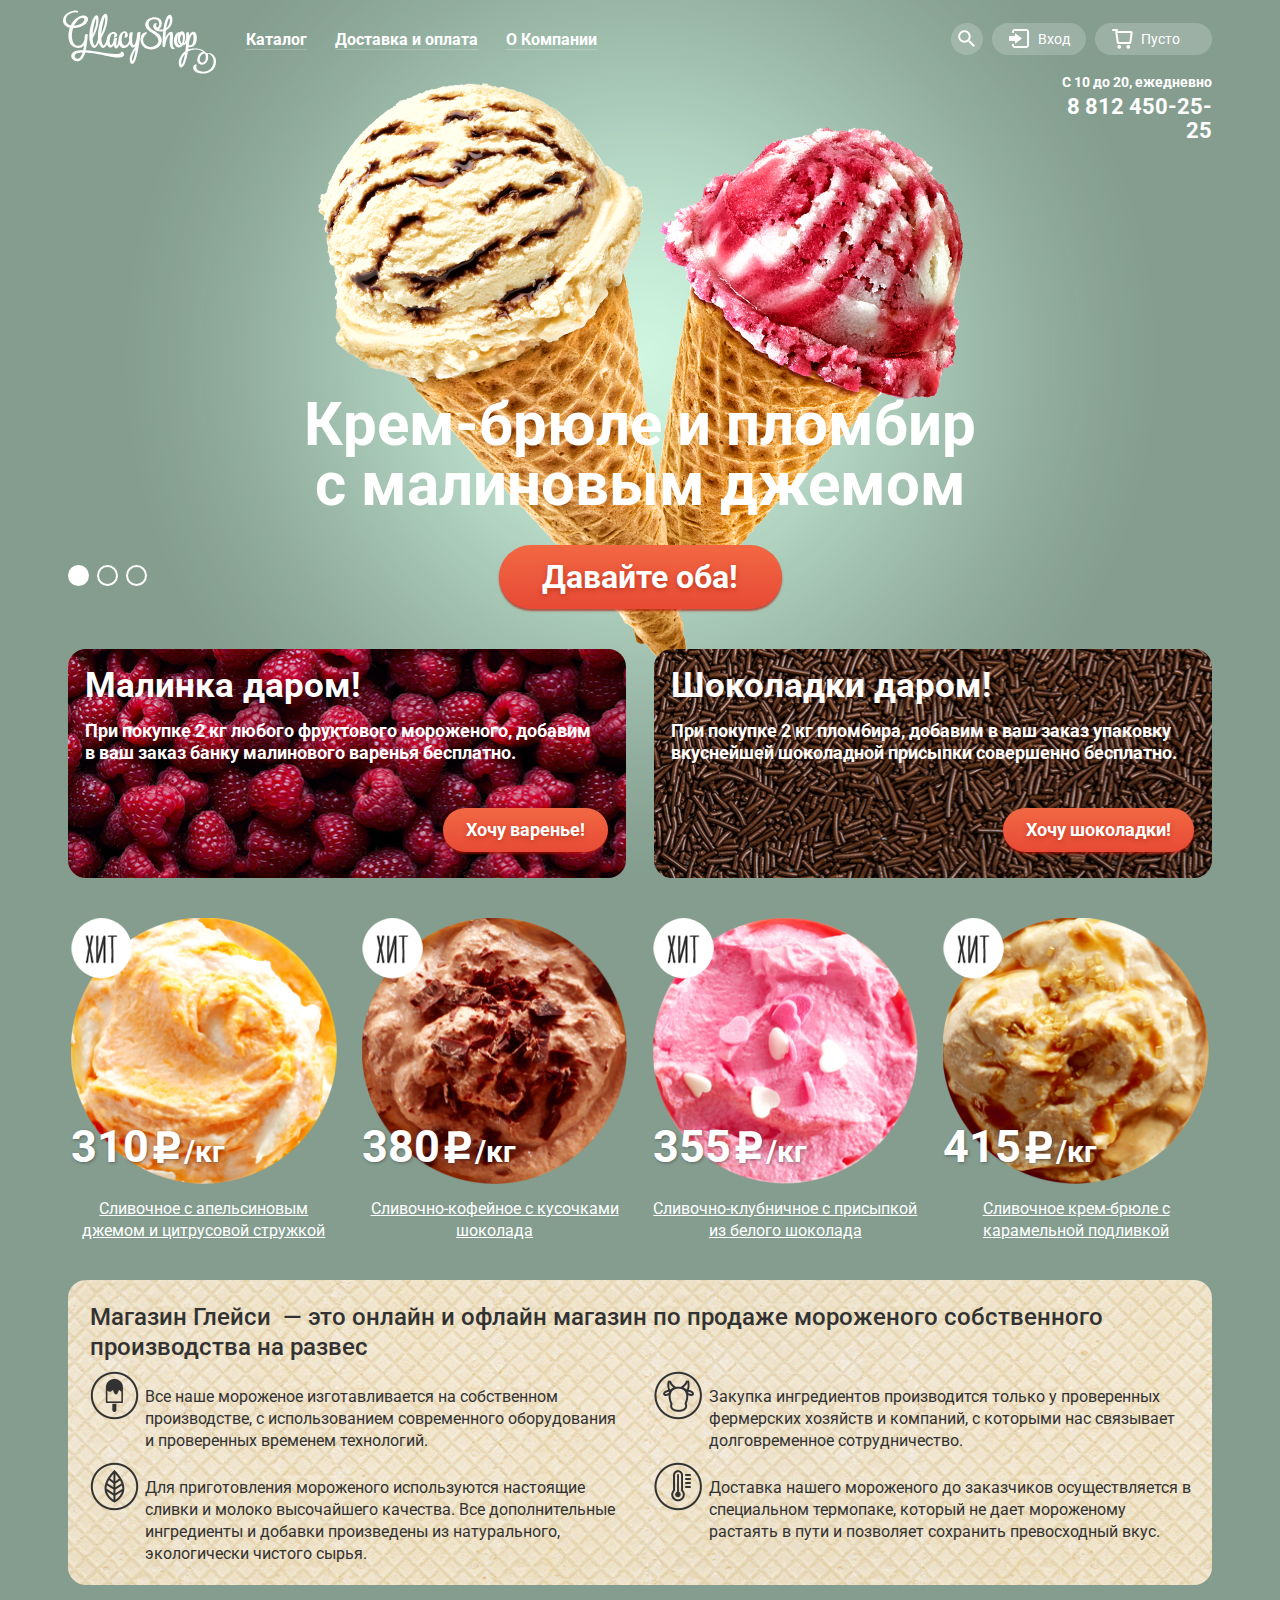
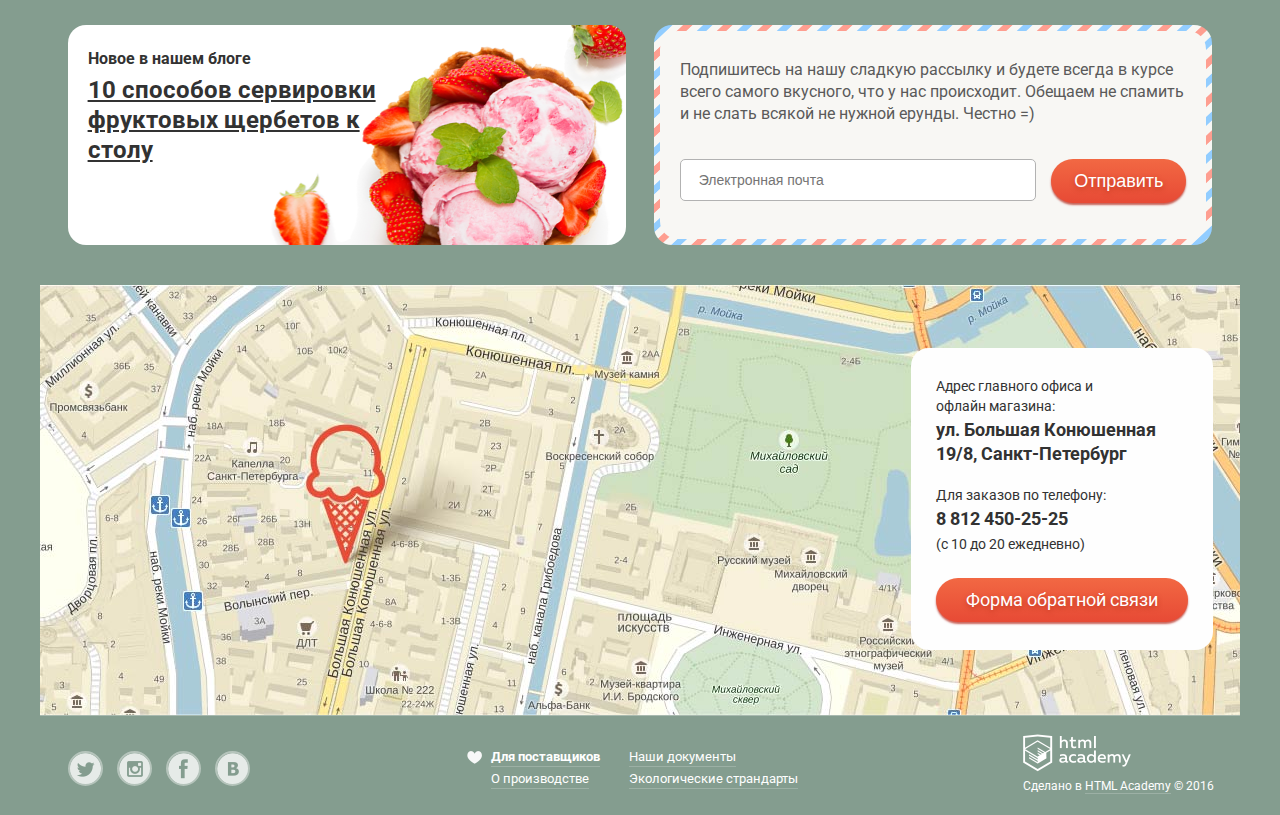
<file: index.html>
<!DOCTYPE html>
<html lang="ru">
  <head>
    <meta charset="utf-8">
    <title>Глейси</title>
    <link href="https://fonts.googleapis.com/css?family=Roboto:400,500,700&amp;subset=cyrillic,latin-ext" rel="stylesheet">
    <link href="css/normalize.css" rel="stylesheet">
    <link href="css/style.min.css" rel="stylesheet">
  </head>
  <body>
    <input type="radio" name="carusel-input" id="carusel-slide1" checked>
    <input type="radio" name="carusel-input" id="carusel-slide2">
    <input type="radio" name="carusel-input" id="carusel-slide3">
    <div class="site-wrapper">
      <div class="content-container">
        <header class="main-header">
          <div class="container clearfix">
            <div class="main-logo">
              <img src="img/logo.svg" alt="Глейси" width="153" height="64">
            </div>
            <nav class="main-navigation">
              <ul class="mainmenu">
                <li class="mainmenu-item">
                  <a href="#">Каталог</a>
                  <ul class="submenu">
                    <li class="submenu-item news">
                      <a href="#">Новинки</a>
                    </li>
                    <li class="submenu-item">
                      <a href="catalog.html">Сливочное</a>
                    </li>
                    <li class="submenu-item">
                      <a href="#">Щербеты</a>
                    </li>
                    <li class="submenu-item">
                      <a href="#">Фруктовый лед</a>
                    </li>
                    <li class="submenu-item">
                      <a href="#">Мелорин</a>
                    </li>
                  </ul>
                </li>
                <li class="mainmenu-item">
                  <a href="#">Доставка и оплата</a>
                </li>
                <li class="mainmenu-item">
                  <a href="#">О Компании</a>
                </li>
              </ul>
            </nav>
            <div class="user-block">
              <div class="user-search-block">
                <a class="header-button search" href="#">Поиск</a>
                <div class="search-block forms">
                  <div class="block-input">
                    <form action="serach.html" method="get">
                      <input type="search" placeholder="Что ищем?" name="search-input" id="search-input" required>
                      <label for="search-input">Что ищем?</label>
                    </form>
                  </div>
                </div>
              </div>
              <div class="user-login-block">
                <a class="header-button login" href="/enter">Вход</a>
                <div class="sign-block forms">
                  <form action="https://echo.htmlacademy.ru" method="post">
                    <div class="block-input">
                      <input type="email" name="sing-email-input" id="sing-email-input" placeholder="Электронная почта" required>
                      <label for="sing-email-input">Электронная почта</label>
                    </div>
                    <div class="block-input">
                      <input type="password" name="sign-password-input" id="sign-password-input" placeholder="Пароль" required>
                      <label for="sign-password-input">Пароль</label>
                    </div>
                    <div class="forms-wrapper">
                      <button class="btn" type="submit">Войти</button>
                      <div class="sign-block-links">
                        <a class="sign-block-link" href="#">Забыли пароль?</a>
                        <a class="sign-block-link" href="#">Новая регистрация</a>
                      </div>
                    </div>
                  </form>
                </div>
              </div>
              <div class="user-cart-block cart-empty">
                <a class="header-button cart" href="#">Пусто</a>
              </div>
            </div>      
          </div>
        </header>
    
        <main>
          <div class="container">
            <div class="main-info">
              С 10 до 20, ежедневно <span>8 812 450-25-25</span>
            </div>
            <div class="carusel">
              <div class="carusel-item slide1">
                <div class="carusel-item-promo">Крем-брюле и пломбир с малиновым джемом</div>
                <a class="btn" href="#">Давайте оба!</a>
              </div>
              <div class="carusel-item slide2">
                <div class="carusel-item-promo">Шоколадный пломбир и лимонный сорбет</div>
                <a class="btn" href="#">Давайте оба!</a>
              </div>
              <div class="carusel-item slide3">
                <div class="carusel-item-promo">Пломбир с помадкой и клубничный щербет</div>
                <a class="btn" href="#">Давайте оба!</a>
              </div>
              <div class="slider-controls">
                <label for="carusel-slide1"></label>
                <label for="carusel-slide2"></label>
                <label for="carusel-slide3"></label>
              </div>
            </div>
            <div class="banners clearfix">
              <article class="banners-container raspberry">
                <h2 class="banners-header">Малинка даром!</h2>
                <p class="banners-description">При покупке 2 кг любого фруктового мороженого, добавим в ваш заказ банку малинового варенья бесплатно.</p>
                <a class="btn" href="#">Хочу варенье!</a>
              </article>
              <article class="banners-container chocolate">
                <h2 class="banners-header">Шоколадки даром!</h2>
                <p class="banners-description">При покупке 2 кг пломбира, добавим в ваш заказ упаковку вкуснейшей шоколадной присыпки совершенно бесплатно.</p>
                <a class="btn" href="#">Хочу шоколадки!</a>
              </article>
            </div>     
          
            <div class="catalog index">
              <article class="catalog-item">
                <div class="catalog-item-image">
                  <img src="img/catalog_1_1.png" alt="Сливочное с апельсиновым джемом и цитрусовой стружкой" width="267" height="267">            
                  <div class="catalog-item-price"><span>310</span><span class="units">/кг</span></div>
                </div>
                <h2 class="catalog-item-description">Сливочное с апельсиновым джемом и цитрусовой стружкой</h2>
                <div class="catalog-overlay"><div><a class="btn" href="#">Быстрый просмотр</a></div></div>
              </article>
              <article class="catalog-item">
                <div class="catalog-item-image">
                  <img src="img/catalog_1_2.png" alt="Сливочно-кофейное с кусочками шоколада" width="267" height="267">
                  <div class="catalog-item-price"><span>380</span><span class="units">/кг</span></div>
                </div>
                <h2 class="catalog-item-description">Сливочно-кофейное с кусочками шоколада</h2>
                <div class="catalog-overlay"><div><a class="btn" href="#">Быстрый просмотр</a></div></div>
              </article>
              <article class="catalog-item">
                <div class="catalog-item-image">
                  <img src="img/catalog_1_3.png" alt="Сливочно-клубничное с присыпкой из белого шоколада" width="267" height="267">
                  <div class="catalog-item-price"><span>355</span><span class="units">/кг</span></div>
                </div>
                <h2 class="catalog-item-description">Сливочно-клубничное с присыпкой из белого шоколада</h2>
                <div class="catalog-overlay"><div><a class="btn" href="#">Быстрый просмотр</a></div></div>
              </article>
              <article class="catalog-item">
                <div class="catalog-item-image">
                  <img src="img/catalog_1_4.png" alt="Сливочное крем-брюле с карамельной подливкой" width="267" height="267">
                  <div class="catalog-item-price"><span>415</span><span class="units">/кг</span></div>
                </div>
                <h2 class="catalog-item-description">Сливочное крем-брюле с карамельной подливкой</h2>
                <div class="catalog-overlay"><div><a class="btn" href="#">Быстрый просмотр</a></div></div>
              </article>
            </div>
           
            <div class="features">
              <div class="features-header">Магазин Глейси &nbsp;— это онлайн и офлайн магазин по продаже мороженого собственного производства на развес</div>
              <div class="features-container clearfix">
                <div class="features-item icecream">
                  Все наше мороженое изготавливается на собственном производстве, с использованием современного оборудования и проверенных временем технологий.
                </div>
                <div class="features-item cow">
                  Закупка ингредиентов  производится только у проверенных фермерских хозяйств и компаний, с которыми нас связывает долговременное сотрудничество.
                </div>
              </div>
              <div class="features-container clearfix">
                <div class="features-item leaf">
                  Для приготовления мороженого используются настоящие сливки и молоко высочайшего качества. Все дополнительные ингредиенты и добавки произведены из натурального, экологически чистого сырья.
                </div>
                <div class="features-item therm">
                  Доставка нашего мороженого до заказчиков осуществляется в специальном термопаке, который не дает мороженому растаять в пути и позволяет сохранить превосходный вкус.
                </div>   
              </div>
            </div>
          
            <div class="blog clearfix">
              <div class="blog-news">
                <div class="blog-news-header">Новое в нашем блоге</div>
                <a class="blog-news-article-header" href="#">10  способов сервировки фруктовых щербетов к столу</a>
              </div>
              <div class="blog-subscribe-bg">
                <div class="blog-subscribe">
                  <p class="blog-subscribe-description">Подпишитесь на нашу сладкую рассылку и будете всегда в курсе всего самого вкусного, что у нас происходит. Обещаем не спамить и не слать всякой не нужной ерунды. Честно =) </p>
                  <form name="subscribe" method="post" action="subscribe.html">
                    <button type="submit" class="btn">Отправить</button>
                    <div class=" subscribe-email">
                      <div class="block-input">
                        <input type="email" name="email" id="email" placeholder="Электронная почта" value="" class="input-text" required>
                        <label for="email">Электронная почта</label>
                      </div>
                    </div>
                  </form>
                </div>
              </div>
            </div>
            <div class="feedback forms">
              <button class="modal-close-btn" type="button" title="Закрыть">Закрыть</button>
              <div class="feedback-header">Мы обязательно вам ответим!</div>
              <form name="feedback" action="https://echo.htmlacademy.ru" method="post">
                <div class="block-input">
                  <input type="text" name="username" id="username" placeholder="Как вас зовут?" required>
                  <label for="username">Как вас зовут?</label>
                </div>
                <div class="block-input">
                  <input type="email" name="useremail" id="useremail" placeholder="Ваша почта для ответа?" required>
                  <label for="useremail">Ваша почта для ответа?</label>
                </div>
                <div class="block-input">
                  <textarea name="usermessage" id="usermessage" cols="20" rows="6" placeholder="Напишите что-нибудь..." required></textarea>
                  <label for="usermessage">Напишите что-нибудь...</label>                
                </div>
                <div class="feedback-button">
                  <button class="btn" type="submit">Отправить</button>
                </div>
              </form>
            </div>
          </div>
        </main>
      </div>
              
      <div class="content-container location">
        <div class="location-address">
          <span>Адрес главного офиса и офлайн магазина:</span>
          <b>ул. Большая Конюшенная 19/8, Санкт-Петербург</b>
          <span class="tel">Для заказов по телефону:</span>
          <b>8 812 450-25-25</b>
          <span>(с 10 до 20 ежедневно)</span>
          <a class="feedback-show btn" href="/feedback">Форма обратной связи</a>
        </div>
      </div>
      <div class="map" id="map"></div>        
        
      <div class="content-container"> 
        <footer>
          <div class="container footer clearfix">
            <div class="footer-wrapper left-column">
              <a class="social-btn social-btn-tw" href="#">Твиттер</a>
              <a class="social-btn social-btn-inst" href="#">Инстаграм</a>
              <a class="social-btn social-btn-fb" href="#">Фейсбук</a>
              <a class="social-btn social-btn-vk" href="#">Вконтакте</a>
            </div>
            <div class="footer-wrapper center-column">
              <div class="footer-info">
                <ul class="footer-info-list">
                  <li class="favorite">
                    <a href="#">Для поставщиков</a>
                  </li>
                  <li>
                    <a href="#">О производстве</a>
                  </li>
                </ul>
                <ul class="footer-info-list">
                  <li>
                    <a href="#">Наши документы</a>
                  </li>
                  <li>
                    <a href="#">Экологические страндарты</a>
                  </li>
                </ul>
              </div>
            </div>
            <div class="footer-wrapper">
              <div class="footer-copyright">
                <img class="copyright-logo" src="img/htmlacademy_logo.png" alt="HTML Academy" width="108" height="38">
                <p>Сделано в <a href="https://htmlacademy.ru">HTML Academy</a> &#169; 2016</p>               
              </div>
            </div>
          </div>
        </footer>
      </div>
    </div>
    <div class="modal-overlay"></div>
    <script src="https://api-maps.yandex.ru/2.1/?lang=ru_RU" type="text/javascript"></script>
    <script src="js/script.min.js" type="text/javascript"></script>
  </body>
</html>
</file>
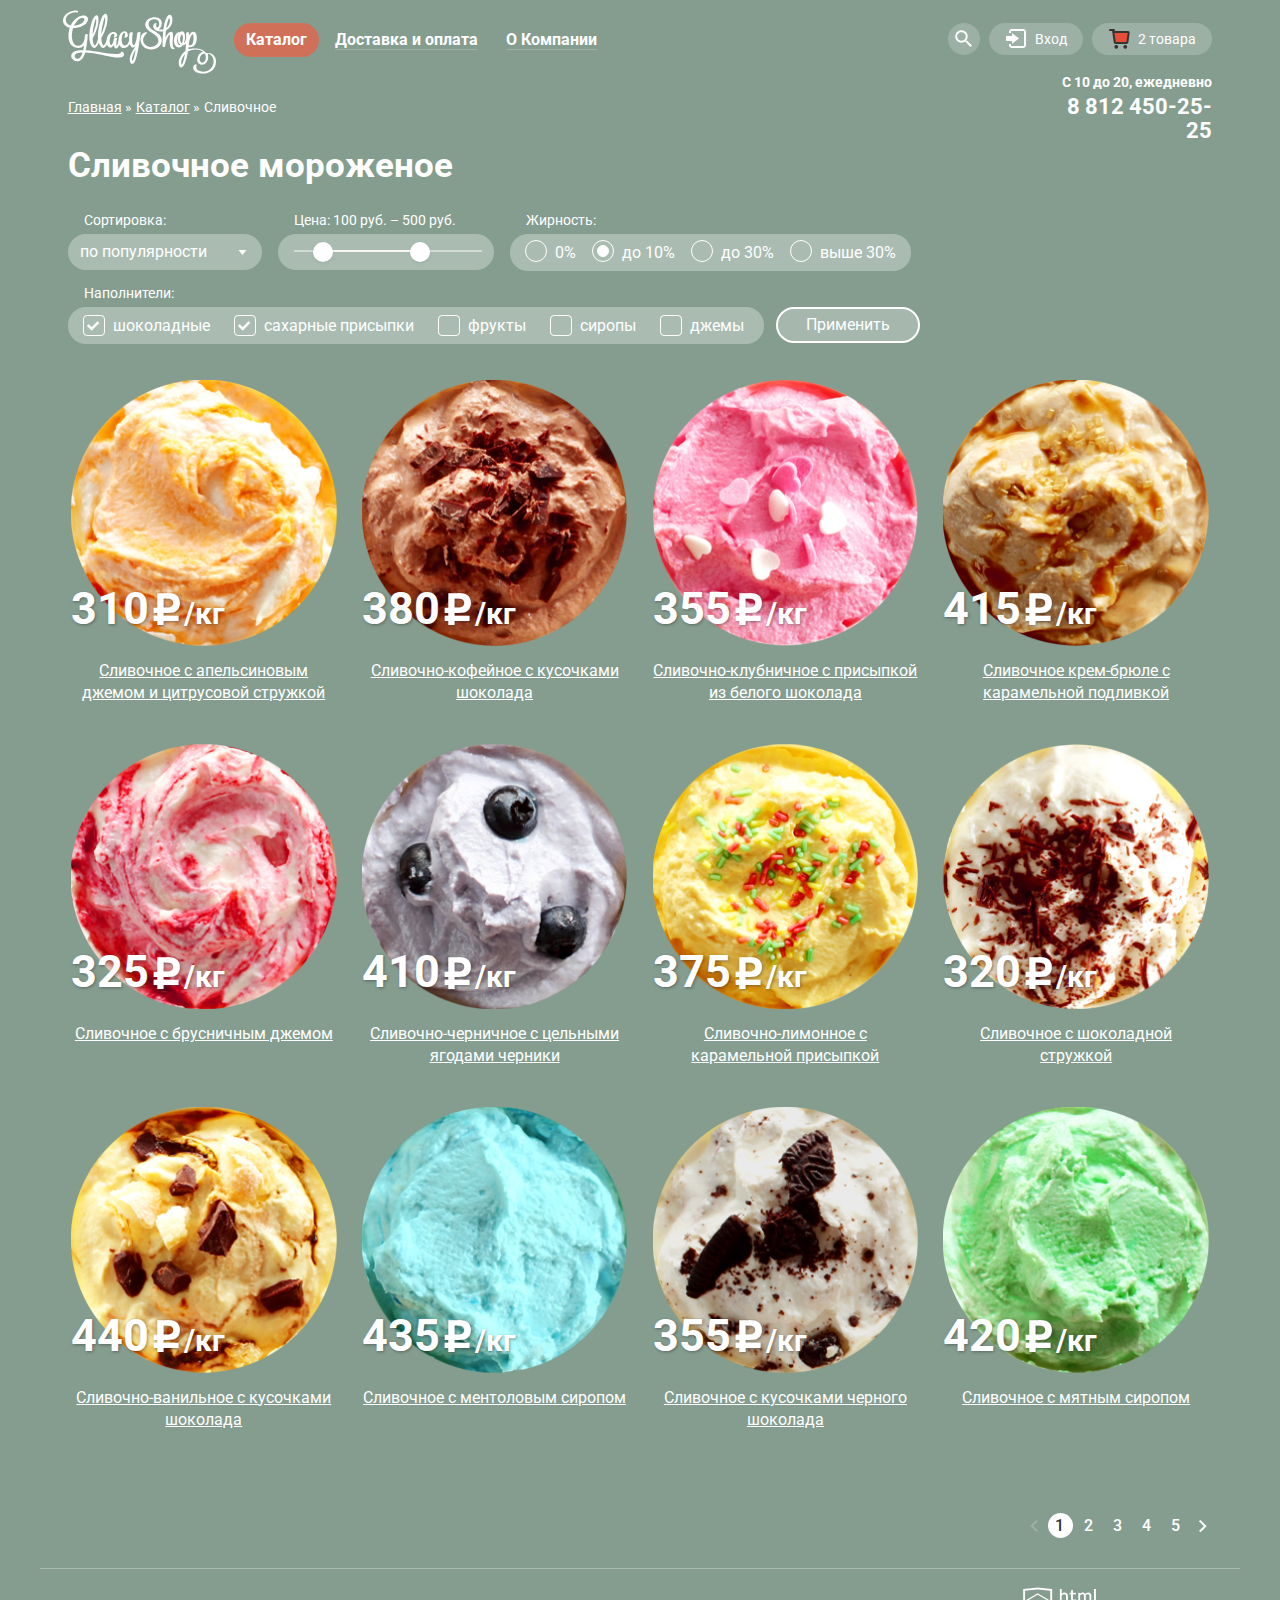
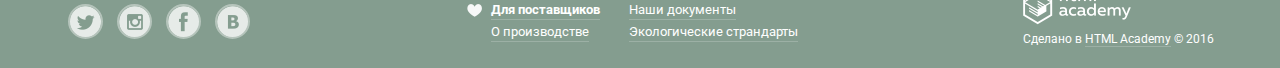
<file: catalog.html>
<!DOCTYPE html>
<html lang="ru">
  <head>
    <meta charset="utf-8">
    <title>Глейси - Каталог - Сливочное</title>
    <link href="https://fonts.googleapis.com/css?family=Roboto:400,500,700&amp;subset=cyrillic,latin-ext" rel="stylesheet">
    <link href="css/normalize.css" rel="stylesheet">
    <link href="css/style.min.css" rel="stylesheet">
  </head>
  <body>
  	<div class="content-container">
      <header class="main-header">
        <div class="container clearfix">
          <div class="main-logo">
            <a href="index.html"><img src="img/logo.svg" alt="Глейси" width="153" height="64"></a>
          </div>
          <nav class="main-navigation">
            <ul class="mainmenu">
              <li class="mainmenu-item">
                <a class="active" href="#">Каталог</a>
                <ul class="submenu">
                  <li class="submenu-item news">
                    <a href="#">Новинки</a>
                  </li>
                  <li class="submenu-item">
                    <a class="active" href="catalog.html">Сливочное</a>
                  </li>
                  <li class="submenu-item">
                    <a href="#">Щербеты</a>
                  </li>
                  <li class="submenu-item">
                    <a href="#">Фруктовый лед</a>
                  </li>
                  <li class="submenu-item">
                    <a href="#">Мелорин</a>
                  </li>
                </ul>
              </li>
              <li class="mainmenu-item">
                <a href="#">Доставка и оплата</a>
              </li>
              <li class="mainmenu-item">
                <a href="#">О Компании</a>
              </li>
            </ul>
          </nav>
          <div class="user-block">
            <div class="user-search-block">
              <a class="header-button search" href="#">Поиск</a>
              <div class="search-block forms">
                <div class="block-input">
                  <form action="serach.html" method="get">
                    <input type="search" placeholder="Что ищем?" name="search-input" id="search-input" required>
                    <label for="search-input">Что ищем?</label>
                  </form>
                </div>
              </div>
            </div>
            <div class="user-login-block">
              <a class="header-button login" href="/enter">Вход</a>
              <div class="sign-block forms">
                <form action="https://echo.htmlacademy.ru" method="post">
                  <div class="block-input">
                    <input type="email" name="sing-email-input" id="sing-email-input" placeholder="Электронная почта" required>
                    <label for="sing-email-input">Электронная почта</label>
                  </div>
                  <div class="block-input">
                    <input type="password" name="sign-password-input" id="sign-password-input" placeholder="Пароль" required>
                    <label for="sign-password-input">Пароль</label>
                  </div>
                  <div class="forms-wrapper">
                    <button class="btn" type="submit">Войти</button>
                    <div class="sign-block-links">
                      <a class="sign-block-link" href="#">Забыли пароль?</a>
                      <a class="sign-block-link" href="#">Новая регистрация</a>
                    </div>
                  </div>
                </form>
              </div>
            </div>
            <div class="user-cart-block">
              <a class="header-button cart-full" href="#">2 товара</a>
              <div class="cart-block forms">
                <table class="user-cart">
                  <tr>
                    <td>
                      <button class="del-btn" type="button" title="Удалить">Удалить</button>
                      <img src="img/catalog_1_1.png" alt="Пломбир с апельсиновым джемом" width="267" height="267">
                      <div class="cart-item-name">Пломбир с апельсиновым джемом</div>
                    </td>
                    <td>1,5 кг х <span class="cart-item-price">200 руб.</span></td>
                    <td>300 руб.</td>
                  </tr>
                  <tr>
                    <td>
                      <button class="del-btn" type="button" title="Удалить">Удалить</button>
                      <img src="img/catalog_1_3.png" alt="Клубничный пломбир с присыпкой из белого шоколада" width="267" height="267">
                      <div class="cart-item-name">Клубничный пломбир с присыпкой из белого шоколада</div>
                    </td>
                    <td>1,5 кг х <span class="cart-item-price">300 руб.</span></td>
                    <td>450 руб.</td>
                  </tr>
                  <tr>
                    <td colspan="3" class="total">Итого: 750 руб.</td>
                  </tr>
                </table>
                <a class="btn" href="cart.html">Оформить заказ</a>
              </div>
            </div>
          </div>         
        </div>
      </header>
      
      <main>  
        <div class="container clearfix">
          <div class="page-header-container clearfix">
            <div class="main-info">
              С 10 до 20, ежедневно <span>8 812 450-25-25</span>
            </div>
            <ul class="breadcrumb">
              <li class="breadcrumb-item">
                <a href="index.html">Главная</a>
              </li>
              <li class="breadcrumb-item">
                <a href="#">Каталог</a>
              </li>
              <li class="breadcrumb-item">
                Сливочное
              </li>
            </ul>
          </div>
          <h1 class="page-header">Сливочное мороженое</h1>
          <div class="filters">
            <form name="catalogfilters" action="https://echo.htmlacademy.ru" method="post">
              <div class="filters-group">
                <div class="filters-item sort">
                  <div class="filters-item-header">Сортировка:</div>
                  <select id="sortlist" name="sortlist">
                    <option value="bypopular" selected>по популярности</option>
                    <option value="bylowprice">сначала недорогие</option>
                    <option value="byhighprice">сначала дорогие</option>
                    <option value="byfats">по жирности</option>
                  </select>
                </div>
                <div class="filters-item price">
                  <div class="filters-item-header">Цена: 100 руб. – 500 руб.</div>
                  <div class="filters-item-slider">
                    <div class="slider"></div>
                    <div class="slider range"></div>
                    <div class="toggle left"></div>
                    <div class="toggle right"></div>
                  </div>
                </div>
                <div class="filters-item fats">
                  <div class="filters-item-header">Жирность:</div>
                  <div class="filters-item-group">
                    <div class="filter-item-radio">
                      <input type="radio" name="fats" id="fat-0" value="0">
                      <label for="fat-0">0%</label>
                    </div>
                    <div class="filter-item-radio">
                      <input type="radio" name="fats" id="fat-10" value="10" checked>
                      <label for="fat-10">до 10%</label>
                    </div>
                    <div class="filter-item-radio">
                      <input type="radio" name="fats" id="fat-30" value="30">
                      <label for="fat-30">до 30%</label>
                    </div>
                    <div class="filter-item-radio">
                      <input type="radio" name="fats" id="fat-more" value="100">
                      <label for="fat-more">выше 30%</label>
                    </div>
                  </div>
                </div>
              </div> 
              <div class="filters-group">
                <div class="filters-item">
                  <div class="filters-item-header">Наполнители:</div>
                  <div class="filters-item-group">
                    <div class="filter-item-checkbox">
                      <input type="checkbox" name="filter-chocolate" id="filter-chocolate" value="chocolate" checked>
                      <label for="filter-chocolate">шоколадные</label>
                    </div>
                    <div class="filter-item-checkbox">
                      <input type="checkbox" name="filter-sugar" id="filter-sugar" value="sugar" checked>
                      <label for="filter-sugar">сахарные присыпки</label>
                    </div>
                    <div class="filter-item-checkbox">
                      <input type="checkbox" name="filter-fruits" id="filter-fruits" value="fruits">
                      <label for="filter-fruits">фрукты</label>
                    </div>
                    <div class="filter-item-checkbox">
                      <input type="checkbox" name="filter-syrup" id="filter-syrup" value="syrup">
                      <label for="filter-syrup">сиропы</label>
                    </div>
                    <div class="filter-item-checkbox">
                      <input type="checkbox" name="filter-jam" id="filter-jam" value="jam">
                      <label for="filter-jam">джемы</label>
                    </div>
                  </div>  
                </div>
                <button class="filter-btn" type="submit">Применить</button>
              </div>
            </form>
          </div>
          
          <div class="catalog">
            <article class="catalog-item">
              <div class="catalog-item-image">
                <img src="img/catalog_1_1.png" alt="Сливочное с апельсиновым джемом и цитрусовой стружкой" width="267" height="267">
                <div class="catalog-item-price"><span>310</span><span class="units">/кг</span></div>
              </div>
              <h2 class="catalog-item-description">Сливочное с апельсиновым джемом и цитрусовой стружкой</h2>
              <div class="catalog-overlay"><div><a class="btn" href="#">Быстрый просмотр</a></div></div>
            </article>
            <article class="catalog-item">
              <div class="catalog-item-image">
                <img src="img/catalog_1_2.png" alt="Сливочно-кофейное с кусочками шоколада" width="267" height="267">
                <div class="catalog-item-price"><span>380</span><span class="units">/кг</span></div>
              </div>
              <h2 class="catalog-item-description">Сливочно-кофейное с кусочками шоколада</h2>
              <div class="catalog-overlay"><div><a class="btn" href="#">Быстрый просмотр</a></div></div>
            </article>
            <article class="catalog-item">
              <div class="catalog-item-image">
                <img src="img/catalog_1_3.png" alt="Сливочно-клубничное с присыпкой из белого шоколада" width="267" height="267">
                <div class="catalog-item-price"><span>355</span><span class="units">/кг</span></div>
              </div>
              <h2 class="catalog-item-description">Сливочно-клубничное с присыпкой из белого шоколада</h2>
              <div class="catalog-overlay"><div><a class="btn" href="#">Быстрый просмотр</a></div></div>
            </article>
            <article class="catalog-item">
              <div class="catalog-item-image">
                <img src="img/catalog_1_4.png" alt="Сливочное крем-брюле с карамельной подливкой" width="267" height="267">
                <div class="catalog-item-price"><span>415</span><span class="units">/кг</span></div>
              </div>
              <h2 class="catalog-item-description">Сливочное крем-брюле с карамельной подливкой</h2>
              <div class="catalog-overlay"><div><a class="btn" href="#">Быстрый просмотр</a></div></div>
            </article>
            <article class="catalog-item">
              <div class="catalog-item-image">
                <img src="img/catalog_2_1.png" alt="Сливочное с брусничным джемом" width="267" height="267">
                <div class="catalog-item-price"><span>325</span><span class="units">/кг</span></div>
              </div>
              <h2 class="catalog-item-description">Сливочное с брусничным джемом</h2>
              <div class="catalog-overlay"><div><a class="btn" href="#">Быстрый просмотр</a></div></div>
            </article>
            <article class="catalog-item">
              <div class="catalog-item-image">
                <img src="img/catalog_2_2.png" alt="Сливочно-черничное с цельными ягодами черники" width="267" height="267">
                <div class="catalog-item-price"><span>410</span><span class="units">/кг</span></div>
              </div>
              <h2 class="catalog-item-description">Сливочно-черничное с цельными ягодами черники</h2>
              <div class="catalog-overlay"><div><a class="btn" href="#">Быстрый просмотр</a></div></div>
            </article>
            <article class="catalog-item">
              <div class="catalog-item-image">
                <img src="img/catalog_2_3.png" alt="Сливочно-лимонное с карамельной присыпкой" width="267" height="267">
                <div class="catalog-item-price"><span>375</span><span class="units">/кг</span></div>
              </div>
              <h2 class="catalog-item-description">Сливочно-лимонное с карамельной присыпкой</h2>
              <div class="catalog-overlay"><div><a class="btn" href="#">Быстрый просмотр</a></div></div>
            </article>
            <article class="catalog-item">
              <div class="catalog-item-image">
                <img src="img/catalog_2_4.png" alt="Сливочное с шоколадной стружкой" width="267" height="267">
                <div class="catalog-item-price"><span>320</span><span class="units">/кг</span></div>
              </div>
              <h2 class="catalog-item-description">Сливочное с шоколадной стружкой</h2>
              <div class="catalog-overlay"><div><a class="btn" href="#">Быстрый просмотр</a></div></div>
            </article>
            <article class="catalog-item">
              <div class="catalog-item-image">
                <img src="img/catalog_3_1.png" alt="Сливочно-ванильное с кусочками шоколада" width="267" height="267">
                <div class="catalog-item-price"><span>440</span><span class="units">/кг</span></div>
              </div>
              <h2 class="catalog-item-description">Сливочно-ванильное с кусочками шоколада</h2>
              <div class="catalog-overlay"><div><a class="btn" href="#">Быстрый просмотр</a></div></div>
            </article>
            <article class="catalog-item">
              <div class="catalog-item-image">
                <img src="img/catalog_3_2.png" alt="Сливочное с ментоловым сиропом" width="267" height="267">
                <div class="catalog-item-price"><span>435</span><span class="units">/кг</span></div>
              </div>
              <h2 class="catalog-item-description">Сливочное с ментоловым сиропом</h2>
              <div class="catalog-overlay"><div><a class="btn" href="#">Быстрый просмотр</a></div></div>
            </article>
            <article class="catalog-item">
              <div class="catalog-item-image">
                <img src="img/catalog_3_3.png" alt="Сливочное с кусочками черного шоколада" width="267" height="267">
                <div class="catalog-item-price"><span>355</span><span class="units">/кг</span></div>
              </div>
              <h2 class="catalog-item-description">Сливочное с кусочками черного шоколада</h2>
              <div class="catalog-overlay"><div><a class="btn" href="#">Быстрый просмотр</a></div></div>
            </article>
            <article class="catalog-item">
              <div class="catalog-item-image">
                <img src="img/catalog_3_4.png" alt="Сливочное с мятным сиропом" width="267" height="267">
                <div class="catalog-item-price"><span>420</span><span class="units">/кг</span></div>
              </div>
              <h2 class="catalog-item-description">Сливочное с мятным сиропом</h2>
              <div class="catalog-overlay"><div><a class="btn" href="#">Быстрый просмотр</a></div></div>
            </article>
          </div>
          <div class="catalog-paginator">
            <a class="prev disabled" href="#prev"></a>
            <a class="current pages">1</a>
            <a class="pages" href="#">2</a>
            <a class="pages" href="#">3</a>
            <a class="pages" href="#">4</a>
            <a class="pages" href="#">5</a>
            <a class="next" href="#next"></a>
          </div>
        </div>
      </main>
      <footer>
          <div class="container footer clearfix">
            <div class="footer-wrapper left-column">
              <a class="social-btn social-btn-tw" href="#">Твиттер</a>
              <a class="social-btn social-btn-inst" href="#">Инстаграм</a>
              <a class="social-btn social-btn-fb" href="#">Фейсбук</a>
              <a class="social-btn social-btn-vk" href="#">Вконтакте</a>
            </div>
            <div class="footer-wrapper center-column">
              <div class="footer-info">
                <ul class="footer-info-list">
                  <li class="favorite">
                    <a href="#">Для поставщиков</a>
                  </li>
                  <li>
                    <a href="#">О производстве</a>
                  </li>
                </ul>
                <ul class="footer-info-list">
                  <li>
                    <a href="#">Наши документы</a>
                  </li>
                  <li>
                    <a href="#">Экологические страндарты</a>
                  </li>
                </ul>
              </div>
            </div>
            <div class="footer-wrapper">
              <div class="footer-copyright">
                <div class="footer-copyright-wrapper">
                  <img class="copyright-logo" src="img/htmlacademy_logo.png" alt="HTML Academy" width="108" height="38">
                  <p>Сделано в <a href="https://htmlacademy.ru">HTML Academy</a> &#169; 2016</p>               
                </div>
              </div>
            </div>
          </div>
        </footer>
    </div>
  </body>
</html>
</file>
<file: css/style.min.css>
*{margin:0;padding:0}body,html{min-width:900px}.site-wrapper,body{background-color:#849d8f}body{font-size:16px;line-height:22px;font-family:'Roboto',Arial,sans-serif;font-weight:400;color:#323232}@-webkit-keyframes bounce{0%{-webkit-transform:translateY(-2000px);transform:translateY(-2000px)}70%{-webkit-transform:translateY(30px);transform:translateY(30px)}90%{-webkit-transform:translateY(-10px);transform:translateY(-10px)}to{-webkit-transform:translateY(0);transform:translateY(0)}}@keyframes bounce{0%{-webkit-transform:translateY(-2000px);transform:translateY(-2000px)}70%{-webkit-transform:translateY(30px);transform:translateY(30px)}90%{-webkit-transform:translateY(-10px);transform:translateY(-10px)}to{-webkit-transform:translateY(0);transform:translateY(0)}}@-webkit-keyframes label-popup{0%{-webkit-transform:translateY(10px);transform:translateY(10px);opacity:0}to{-webkit-transform:translateY(0);transform:translateY(0);opacity:1}}@keyframes label-popup{0%{-webkit-transform:translateY(10px);transform:translateY(10px);opacity:0}to{-webkit-transform:translateY(0);transform:translateY(0);opacity:1}}.main-header{width:auto}.site-wrapper{background-repeat:no-repeat;background-position:top center;-webkit-transition:background-image .5s ease,background-color .5s ease;transition:background-image .5s ease,background-color .5s ease}.site-wrapper::after,.site-wrapper::before{content:'';visibility:hidden}.site-wrapper::before{background-image:url(../img/slide2_bg.png)}.site-wrapper::after{background-image:url(../img/slide3_bg.png)}.content-container{max-width:1200px;margin:0 auto}.container{position:relative;padding-left:2.3%;padding-right:2.3%;margin:0 auto}.clearfix::after{content:'';display:table;clear:both}.main-logo,.main-navigation{display:inline-block;vertical-align:middle}.main-logo{padding-top:10px;padding-bottom:10px;margin-left:-5px}a img,button{border:none}.main-navigation{position:relative;z-index:6;min-width:390px;margin-left:14px}.mainmenu{margin:0;padding:0;font-size:16px;line-height:18px;font-weight:700;list-style:none}.mainmenu-item{position:relative;display:inline-block;vertical-align:baseline;padding-bottom:10px}.mainmenu-item>a,.submenu-item a{display:block;text-decoration:none}.mainmenu-item>a{margin:8px 12px;border-bottom:1px solid rgba(255,255,255,.2);padding:0;color:#fff}.mainmenu-item .active,.mainmenu-item:hover>a{margin:0;padding:8px 12px;text-decoration:none;color:#323232;background-color:#f8f7f4;border-radius:20px}.mainmenu-item a:active{background-color:#ededed;box-shadow:inset 0 7px 2px -5px #696969;border:none}.mainmenu-item .active{display:block;color:#fff;background-color:#d07058;border:none}.mainmenu-item:hover .submenu,.user-block>div:hover>div{display:block;margin-top:5px}.submenu{position:absolute;left:-8px;display:none;padding:6px 0;background-color:#f8f7f4;border-radius:5px;list-style:none}.submenu-item a{padding:7px 21px;font-size:14px;line-height:16px;font-weight:400;white-space:nowrap;color:#323232}.news{border-bottom:1px solid #d1d0ce}.news a{padding-top:4px;padding-bottom:10px;font-weight:700}.submenu-item a:not(.active):hover{background-color:#fbded7;border:none;border-radius:0}.submenu-item a:active{background-color:#f6b5a5;box-shadow:none}.submenu-item .active{padding:10px 22px;background-color:#d07058;border-radius:0}.user-block{position:relative;z-index:6;float:right;margin-top:23px;font-size:0}.header-button,.user-block>div{position:relative;display:inline-block;font-size:14px}.user-block>div{padding-bottom:10px;vertical-align:baseline}.header-button{vertical-align:middle;padding:8px 16px 8px 46px;margin-right:9px;line-height:16px;text-decoration:none;color:#fff;background-color:#fff;background-color:rgba(255,255,255,.2);border-radius:20px}.header-button::before{content:'';position:absolute;top:6px;left:17px;display:block;background:url(../img/sprite.png) no-repeat}.search{height:32px;width:32px;padding:0;font-size:0;border-radius:50%}.search::before{top:7px;left:7px;height:17px;width:17px;background-position:0 -53px}.header-button:not(.cart):hover,.user-block>div:not(.cart-empty):hover .header-button{color:#323232;background-color:#f8f7f4}.search:hover::before,.user-search-block:hover>.search::before{background-position:-19px -53px}.login::before{height:19px;width:21px;background-position:-38px -52px}.login:hover::before,.user-login-block:hover>.login::before{background-position:-60px -51px}.cart,.cart-full{min-width:55px;margin-right:0}.cart-full::before,.cart::before{height:20px;width:21px;background-position:-104px -50px}.cart-full::before{background-position:-82px -50px}.search-block,.sign-block{right:0;z-index:3;display:none;width:307px;height:40px}.sign-block{z-index:2;width:243px;height:190px}input,textarea{box-sizing:border-box;width:100%;height:42px;margin-bottom:20px;padding-left:18px;font-size:14px;line-height:44px;border:1px solid #b2b2b2;border-radius:5px 5px 5px 5px}input:hover,textarea:hover{border:1px solid rgba(152,152,152,.52);box-shadow:0 0 0 1px rgba(152,152,152,.52)}input:focus,textarea:focus{border:1px solid rgba(46,136,228,.52);box-shadow:0 0 0 1px rgba(46,136,228,.52);outline:none}.block-input{position:relative;display:table;width:100%}.block-input input,.block-input textarea{display:table-row-group}.block-input label{position:absolute;top:-16px;display:none;font-size:11px;line-height:13px;color:#5b9ddf}.block-input input:focus+label,.block-input textarea:focus+label{display:table-header-group;-webkit-animation-name:label-popup;animation-name:label-popup;-webkit-animation-duration:1s;animation-duration:1s}.block-input input:valid+label{display:table-header-group;color:#999}.forms{position:absolute;padding:22px 17px;background-color:#f8f7f4;border-radius:5px}.forms textarea{height:155px;resize:none}.forms-wrapper{width:100%;font-size:0}.forms-wrapper .btn,.forms-wrapper>div{display:inline-block;vertical-align:middle}.sign-block-links{width:120px;margin-right:0;margin-left:20px}.btn,.sign-block-links a{font-size:13px;line-height:24px;color:#323232}.sign-block-links a:active,.sign-block-links a:hover{color:#e84d37}.btn{display:inline-block;vertical-align:baseline;padding:10px 23px;font-size:18px;text-decoration:none;color:#fff;text-shadow:0 2px 5px rgba(160,32,11,.52);background-color:#ec593c;background-image:-webkit-linear-gradient(bottom,#e74a35,#f26843);background-image:linear-gradient(0deg,#e74a35,#f26843);border-radius:30px;box-shadow:0 2px 2px 0 rgba(172,16,0,.64);cursor:pointer}.btn:hover{background-image:-webkit-linear-gradient(bottom,#f58569,#ec6f5e);background-image:linear-gradient(0deg,#f58569,#ec6f5e)}.btn:active{background-image:-webkit-linear-gradient(bottom,#d74632,#e1613e);background-image:linear-gradient(0deg,#d74632,#e1613e);box-shadow:inset 0 7px 1px -5px #942718}.modal-overlay{position:fixed;top:0;left:0;z-index:10;display:none;width:100%;height:100%;background:rgba(0,0,0,.5)}.catalog-item:hover .catalog-overlay,.modal-overlay-show{display:block}.feedback{position:fixed;z-index:12;top:50%;left:50%;display:none;width:444px;height:399px;margin-left:-222px;margin-top:-200px}.modal-show{display:block;-webkit-animation:bounce .6s;animation:bounce .6s}.modal-close-btn{position:absolute;top:16px;right:16px;width:22px;height:22px;font-size:0;background-color:transparent;border:0;cursor:pointer}.modal-close-btn::after,.modal-close-btn::before{content:'';position:absolute;top:10px;left:2px;width:19px;height:2px;background-color:#121212;border-radius:1px}.modal-close-btn::before{-webkit-transform:rotate(45deg);transform:rotate(45deg)}.modal-close-btn::after{-webkit-transform:rotate(-45deg);transform:rotate(-45deg)}.feedback-header{margin-bottom:26px;font-size:24px;line-height:28px;font-weight:500}.feedback-button{float:right}.location-address .btn{box-sizing:border-box;margin-top:24px}.cart-block{right:0;z-index:5;display:none;width:510px;min-height:199px}.cart-block img{width:38px;height:38px;vertical-align:middle;margin-left:15px}.cart-item-name{display:inline-block;vertical-align:text-top;max-width:217px;margin-left:15px;padding-bottom:10px}.del-btn{display:inline-block;vertical-align:middle;width:12px;height:12px;font-size:0;background:url(../img/del.svg) no-repeat top center;cursor:pointer}.user-cart{width:100%;margin-bottom:20px;border-collapse:collapse}.user-cart td{vertical-align:text-top;padding:10px 7px;font-size:13px;line-height:16px}.user-cart td:first-child{min-width:305px;padding-right:0;padding-left:0}.user-cart .total{font-size:15px;line-height:18px;font-weight:700;text-align:right;border-top:1px solid #cacac7}.cart-block .btn{float:right}.page-header-container{display:block;margin-bottom:2px}.breadcrumb{float:left;margin-top:6px;list-style:none;color:#fff}.breadcrumb-item{display:inline-block;vertical-align:baseline;font-size:14px;line-height:16px;list-style-type:none;color:#fff}.breadcrumb-item:not(:last-child)::after{content:'»'}.breadcrumb-item a{font:inherit;color:#fff}.breadcrumb-item a:active,.breadcrumb-item a:hover{color:#ffbc9e}.carusel,.main-info{position:relative;color:#fff}.main-info{z-index:1;float:right;width:170px;margin-top:-16px;font-size:14px;line-height:16px;font-weight:700;text-align:right}.main-info span{display:block;margin-top:5px;font-size:22px;line-height:24px}.carusel{margin-bottom:40px;padding-top:305px;text-align:center}.carusel-item,.filter-item-checkbox input,.filter-item-radio input,input[name=carusel-input]{display:none}.carusel-item-promo{width:700px;margin:0 auto 30px;font-size:60px;line-height:60px;font-weight:700}.carusel .btn,.slider-controls label{display:inline-block;vertical-align:top}.carusel .btn{font-size:32px;line-height:44px;font-weight:700;text-align:center;width:237px;border-radius:40px}.slider-controls{position:absolute;left:0;bottom:22px;z-index:20;font-size:0}.slider-controls label{width:17px;height:17px;margin-right:8px;background-color:transparent;border:2px solid #fff;border-radius:50%;cursor:pointer}input[id=carusel-slide1]:checked~.site-wrapper label[for=carusel-slide1],input[id=carusel-slide2]:checked~.site-wrapper label[for=carusel-slide2],input[id=carusel-slide3]:checked~.site-wrapper label[for=carusel-slide3]{background:#fff}input[id=carusel-slide1]:not(:checked)~.site-wrapper label[for=carusel-slide1]:hover,input[id=carusel-slide2]:not(:checked)~.site-wrapper label[for=carusel-slide2]:hover,input[id=carusel-slide3]:not(:checked)~.site-wrapper label[for=carusel-slide3]:hover{background:#b2c1b7}input[id=carusel-slide1]:checked~.site-wrapper .slide1,input[id=carusel-slide2]:checked~.site-wrapper .slide2,input[id=carusel-slide3]:checked~.site-wrapper .slide3,input[name=fats]:checked+label::after,input[name^=filter-]:checked+label::after{display:block}input[id=carusel-slide1]:checked~.site-wrapper{background-color:#849d8f;background-image:url(../img/slide1_bg.png)}input[id=carusel-slide2]:checked~.site-wrapper{background-color:#8996a6;background-image:url(../img/slide2_bg.png)}input[id=carusel-slide3]:checked~.site-wrapper{background-color:#9d8b84;background-image:url(../img/slide3_bg.png)}.banners{position:relative;z-index:2;display:block;width:100%;margin-bottom:40px}.banners-container{position:relative;float:left;box-sizing:border-box;width:48.8%;height:100%;min-height:229px;margin-right:2.2%;padding:16px 26px 23px 17px;font-weight:700;color:#fff;border-radius:18px}.banners-container:last-child,.blog>div:last-child{float:right;margin-right:0}.raspberry{background:#9b2c4b url(../img/raspberry.png) no-repeat}.chocolate{background:#573218 url(../img/chocolate.png) no-repeat}.banners-header{font-size:35px;line-height:41px}.banners-description{margin-top:14px;font-size:18px;line-height:22px}.banners-container .btn{position:absolute;right:18px;bottom:26px}.filters{width:860px;min-height:140px;margin-top:26px;margin-bottom:28px}.filters-group{margin-bottom:14px}.filters-item,.filters-item-group>div{display:inline-block;vertical-align:top;margin-right:12px}.filter-item-radio{margin-right:15px}.filters-item:last-child{margin-right:0}.filter-item-checkbox:last-child{margin-right:5px}select[name=sortlist]{width:194px;padding:7px 12px;font:inherit;color:#fff;-moz-appearance:none;-webkit-appearance:none;appearance:none;background:#aabcb2 url(../img/white-marker.png) no-repeat 170px center;border:none;border-radius:18px;cursor:pointer}select[name=sortlist]::-ms-expand{display:none}select[name=sortlist]:hover{color:#323232;background:#fff url(../img/black-marker.png) no-repeat 170px center}.filters-item-slider{position:relative;height:36px;width:216px;background-color:#aabcb2;border-radius:18px}.slider,.toggle{position:absolute}.slider{background:#d1dad3;top:16px;left:16px;width:188px;height:2px}.toggle{left:0;top:8px;width:20px;height:20px;background-color:#fff;border-radius:18px;box-shadow:0 1px 3px 0 rgba(0,0,0,.1);cursor:pointer}.toggle.left{left:35px}.toggle.right{left:132px}.range{left:40px;width:112px;background-color:#f8f7f4}.filter-item-radio:last-child{margin-right:0}.filters-item-header{padding-left:16px;padding-bottom:6px;font-size:14px;line-height:16px;color:#fff}.filters-item-group{padding:9px 15px;font-size:16px;line-height:18px;color:#fff;background-color:#aabcb2;border-radius:18px}.filter-item-checkbox label,.filter-item-radio label{position:relative;display:inline-block;vertical-align:middle;padding-left:30px;font:inherit;cursor:pointer}.filter-item-radio label::before{content:'';position:absolute;top:-4px;left:0;box-sizing:border-box;width:22px;height:22px;border:1px solid #fff;border-radius:50%}input[name=fats]:not(checked)+label::after{content:'';position:absolute;top:1px;left:5px;display:none;width:10px;height:10px;background:#fff;border:1px solid #fff;border-radius:50%}input[name=fats]:disabled+label,input[name^=filter-]:disabled+label{opacity:.4}input[name=fats]:not(:disabled)+label:hover::before,input[name^=filter-]:not(:disabled)+label:hover::before{border:2px solid #fff}.filter-item-checkbox:not(:last-child){margin-right:20px}.filter-item-checkbox label::before{content:'';position:absolute;top:-2px;left:0;box-sizing:border-box;width:22px;height:21px;border:1px solid #fff;border-radius:4px}input[name^=filter-]:not(checked)+label::after{content:'';position:absolute;top:4px;left:3px;display:none;width:14px;height:10px;background:url(../img/sprite.png) no-repeat;background-position:-135px -94px}.filter-btn{display:inline-block;vertical-align:middle;box-sizing:border-box;height:36px;margin-top:22px;margin-left:-4px;padding:5px 28px;font:inherit;color:#fff;background-color:#a6b7ae;border:2px solid #fff;border-radius:18px}.filter-btn:hover{color:#323232;background-color:#fff;cursor:pointer}.filter-btn:active{background-color:#eaeaea;border:none;box-shadow:inset 0 7px 2px -5px #696969;outline:none}.catalog{font-size:0;text-align:center}.catalog-item{position:relative;display:inline-block;vertical-align:top;width:23.2%;margin-right:2.2%;margin-bottom:40px;font-size:16px}.index .catalog-item::before{content:'';position:absolute;top:0;left:0;z-index:3;width:61px;height:61px;background:url(../img/sprite.png) no-repeat -156px -50px}.catalog-item:nth-child(4n){margin-right:0}.catalog-item-image{position:relative;z-index:2}.catalog-item img{width:100%;height:100%}.catalog-overlay{position:absolute;top:-8px;left:-4.4%;z-index:1;display:none;width:109%;height:128%;text-align:center;background:rgba(255,255,255,.3);border-radius:7px}.catalog-overlay>div{position:absolute;bottom:0;display:block;width:100%;padding-bottom:10px}.catalog-overlay>div .btn{z-index:5;display:block;width:182px;margin:11px auto 0;padding-left:10px;padding-right:10px;white-space:nowrap}.catalog-item:not(:hover){z-index:0}.catalog-item-price{position:absolute;left:0;bottom:16px;z-index:4;font-size:45px;line-height:45px;font-weight:700;color:#fff;text-shadow:1px 1px 3px rgba(49,50,53,.5)}.catalog-item-price>span:first-child::after{content:'';display:inline-block;vertical-align:middle;width:35px;height:45px;background:url(../img/ruble.svg) no-repeat;background-position:3px 3px}.units{font-size:30px;line-height:45px}.catalog-item-description{position:relative;z-index:4;margin-top:8px;font-size:16px;line-height:22px;font-weight:400;text-decoration:underline;color:#fff}.catalog-paginator{float:right;width:190px;margin-top:42px;margin-bottom:30px;white-space:nowrap}.catalog-paginator .current{color:#323232;background-color:#fff}.catalog-paginator .disabled{opacity:.2;cursor:default}.catalog-paginator .next,.catalog-paginator .prev{display:inline-block;vertical-align:baseline;width:8px;height:14px;margin:-2px 4px;background:url(../img/sprite.png) no-repeat;background-position:-137px -74px}.prev{-webkit-transform:rotate(180deg);transform:rotate(180deg)}.catalog-paginator a{box-sizing:border-box;display:inline-block;vertical-align:baseline;width:25px;height:25px;padding:4px 7px;font-size:16px;line-height:18px;font-weight:500;text-decoration:none;color:#fff;border-radius:50%}.pages:not(.current):hover{background-color:#9db1a5}.features{margin-bottom:40px;margin-top:-2px;padding:22px 20px 10px 22px;background:#efe1c7 url(../img/wafer.jpg);border-radius:18px}.features-header{font-size:24px;line-height:30px;font-weight:500}.features-container{display:block;margin-top:9px;margin-bottom:10px}.features-item{position:relative;box-sizing:border-box;float:left;width:48.8%;margin-right:2.2%;padding-top:15px;padding-left:55px}.features-item::before{content:'';position:absolute;left:0;top:0;width:49px;height:49px;background:url(../img/sprite.png) no-repeat}.icecream::before{background-position:-51px 0}.leaf::before{background-position:0 0}.cow::before{background-position:-102px 0}.therm::before{background-position:-153px 0}.features-item:nth-child(2n){float:right;margin-right:0}.blog{position:relative;z-index:2;display:block;width:100%;margin-bottom:40px}.blog>div{box-sizing:border-box;float:left;width:48.8%;height:100%;min-height:220px;margin-right:2.2%;border-radius:18px}.blog-news{padding:23px 20px;background:#fff url(../img/strawberry.png) no-repeat right center}.blog-news-header{margin-bottom:5px;font-weight:700}.blog-news-article-header{display:block;width:290px;font-size:24px;line-height:30px;font-weight:700;color:#323232}.blog-news-article-header:hover{color:#e84d37}.blog-subscribe-bg{padding:6px;background:#f8f7f4 url(../img/post.png)}.blog-subscribe{position:relative;box-sizing:border-box;min-height:208px;padding:28px 20px;background:#f8f7f4;border-radius:18px}.blog-subscribe form{position:absolute;left:0;bottom:-10px;box-sizing:border-box;width:100%;padding:34px 20px 28px}.subscribe-email{padding-right:150px}.blog-subscribe button{float:right;margin-right:0}.blog-subscribe-description{color:#5a5a5a}.location{position:relative}.map{z-index:1;min-height:430px;margin:0 auto;background:url(../img/map.jpg) no-repeat center center}.location-address{position:absolute;top:63px;right:27px;z-index:2;width:252px;min-height:237px;padding:28px 25px;background-color:#fefefe;border-radius:18px}.location-address span{display:block;width:176px;font-size:14px;line-height:20px}.tel{margin-top:16px}.location-address b{display:block;padding-top:2px;padding-bottom:3px;font-size:18px;line-height:24px;font-weight:700}.location .btn{width:252px;text-align:center}.footer-wrapper{float:left;width:26.7%}.center-column{width:46.6%}.left-column{margin-top:17px}.social-btn{position:relative;display:inline-block;vertical-align:middle;width:31px;height:31px;margin-right:10px;font-size:0;text-decoration:none;background:url(../img/sprite.png) no-repeat 50% 50%;border:2px solid #c2cec7;border-radius:50%;opacity:.8}.social-bth:last-child{margin-right:0}.social-btn:hover{opacity:1}.social-btn:active{box-shadow:inset 0 7px 2px -5px #696969}.social-btn-tw{background-position:-100px -76px}.social-btn-inst{background-position:-67px -75px}.social-btn-fb{background-position:0 -75px}.social-btn-vk{background-position:-33px -75px}.footer-info{width:350px;margin:12px auto 0;font-size:13px}.footer-info-list{display:inline-block;vertical-align:baseline;margin-right:0;list-style:none}.footer-info-list li{padding-left:26px}.favorite{position:relative;font-weight:700}.favorite::before{content:'';position:absolute;top:5px;left:1px;width:17px;height:13px;background:url(../img/sprite.png) no-repeat;background-position:-127px -56px}.footer{padding-top:18px;padding-bottom:20px;border-top:1px solid rgba(255,255,255,.3)}.footer-info a{display:inline-block;vertical-align:baseline;font-size:13px;line-height:18px}.footer-copyright a:active,.footer-copyright a:hover,.footer-info-list a:active,.footer-info-list a:hover{color:#ffbc9e;border-bottom:1px solid #ffbc9e}.footer-copyright{float:right;width:189px;font-size:12px;line-height:18px;white-space:nowrap;color:#fff}.footer-copyright a,.footer-info a{text-decoration:none;color:#fff;border-bottom:1px solid rgba(255,255,255,.2)}.page-header{margin-top:0;font-size:35px;line-height:41px;font-weight:700;color:#fff}
</file>
